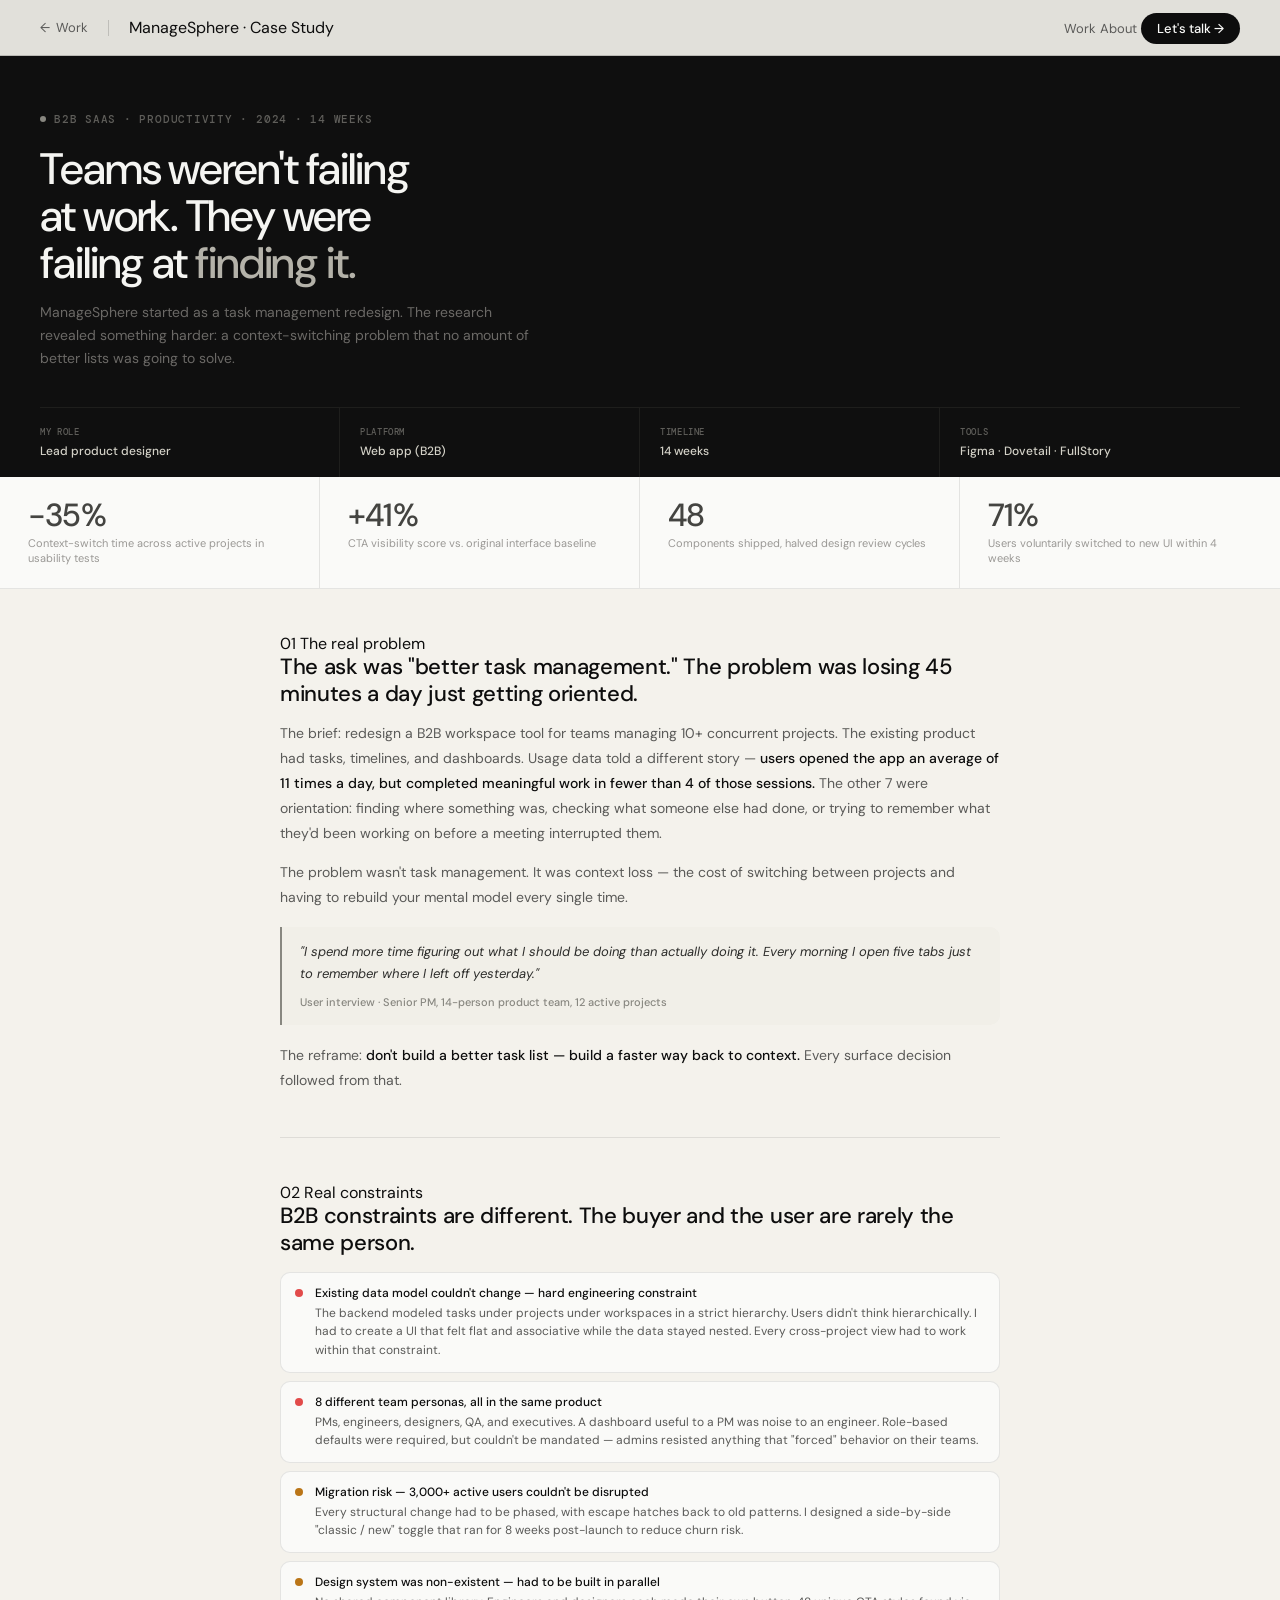
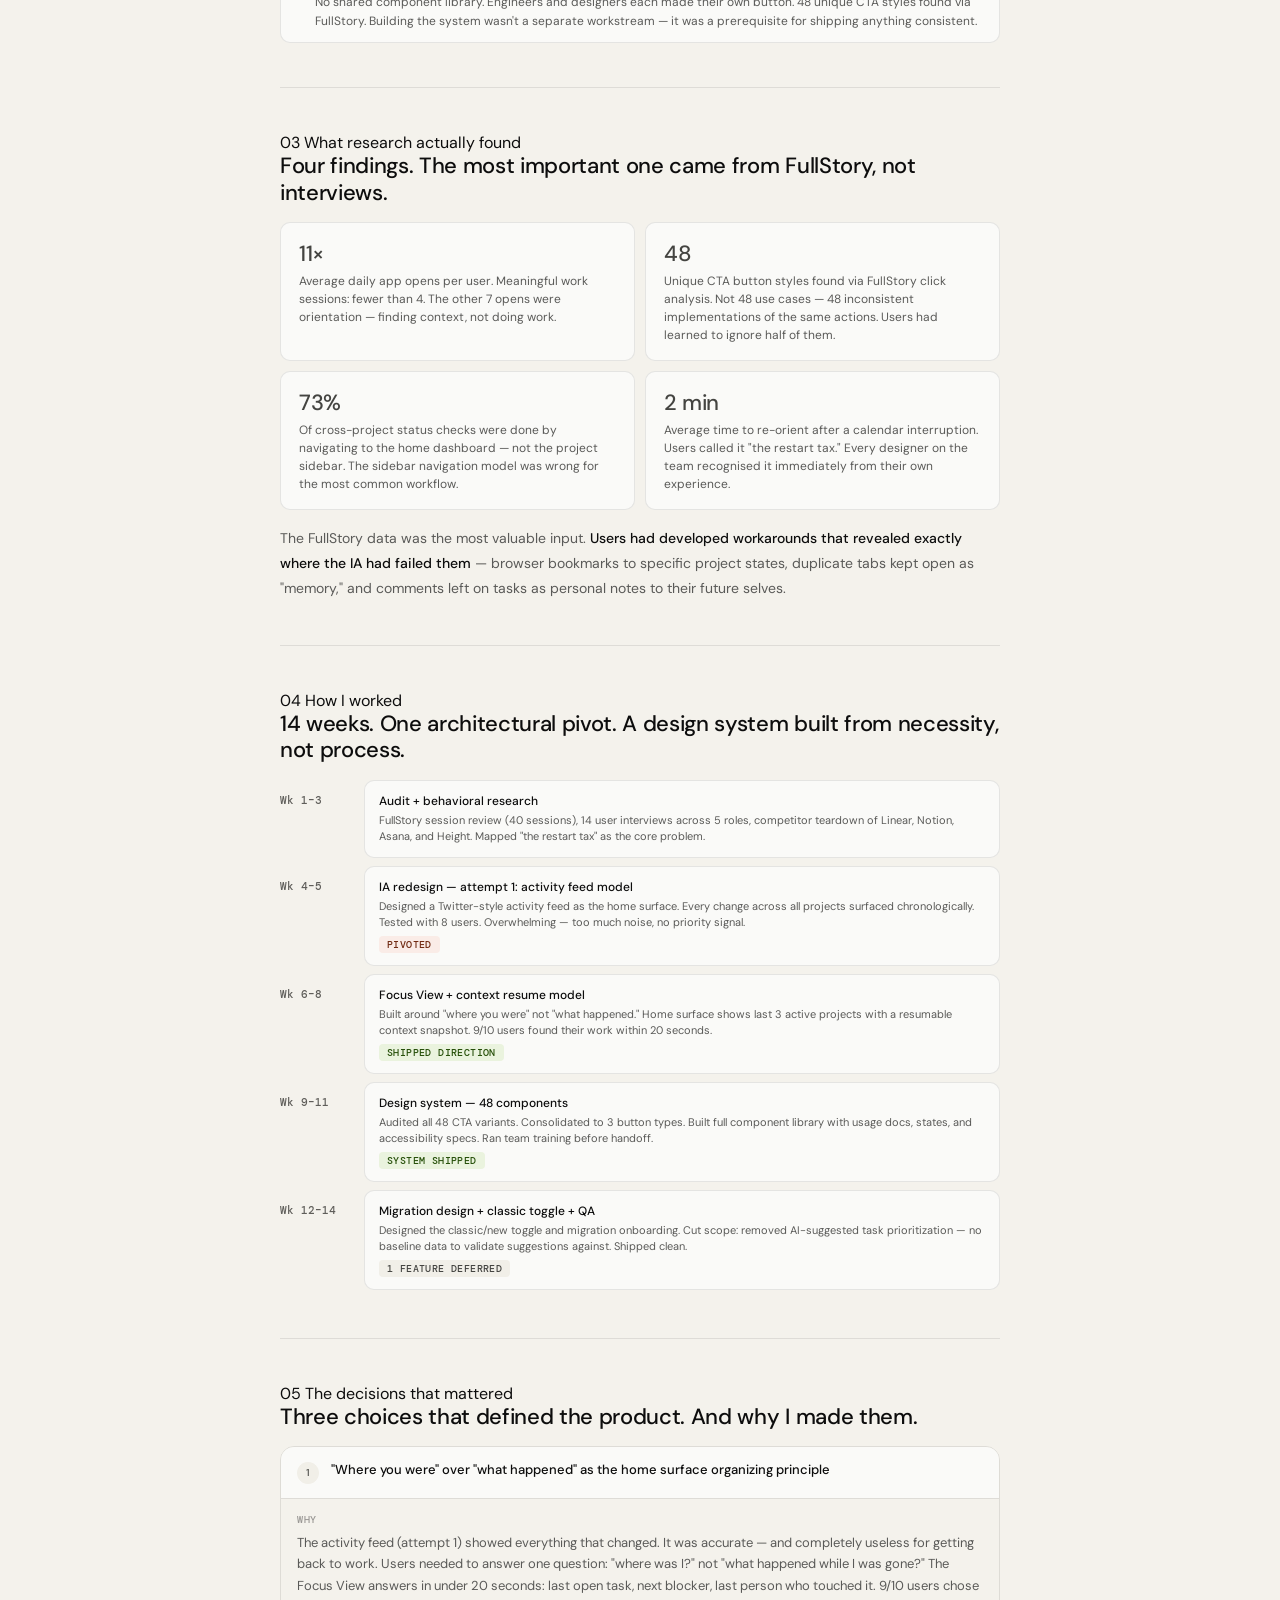
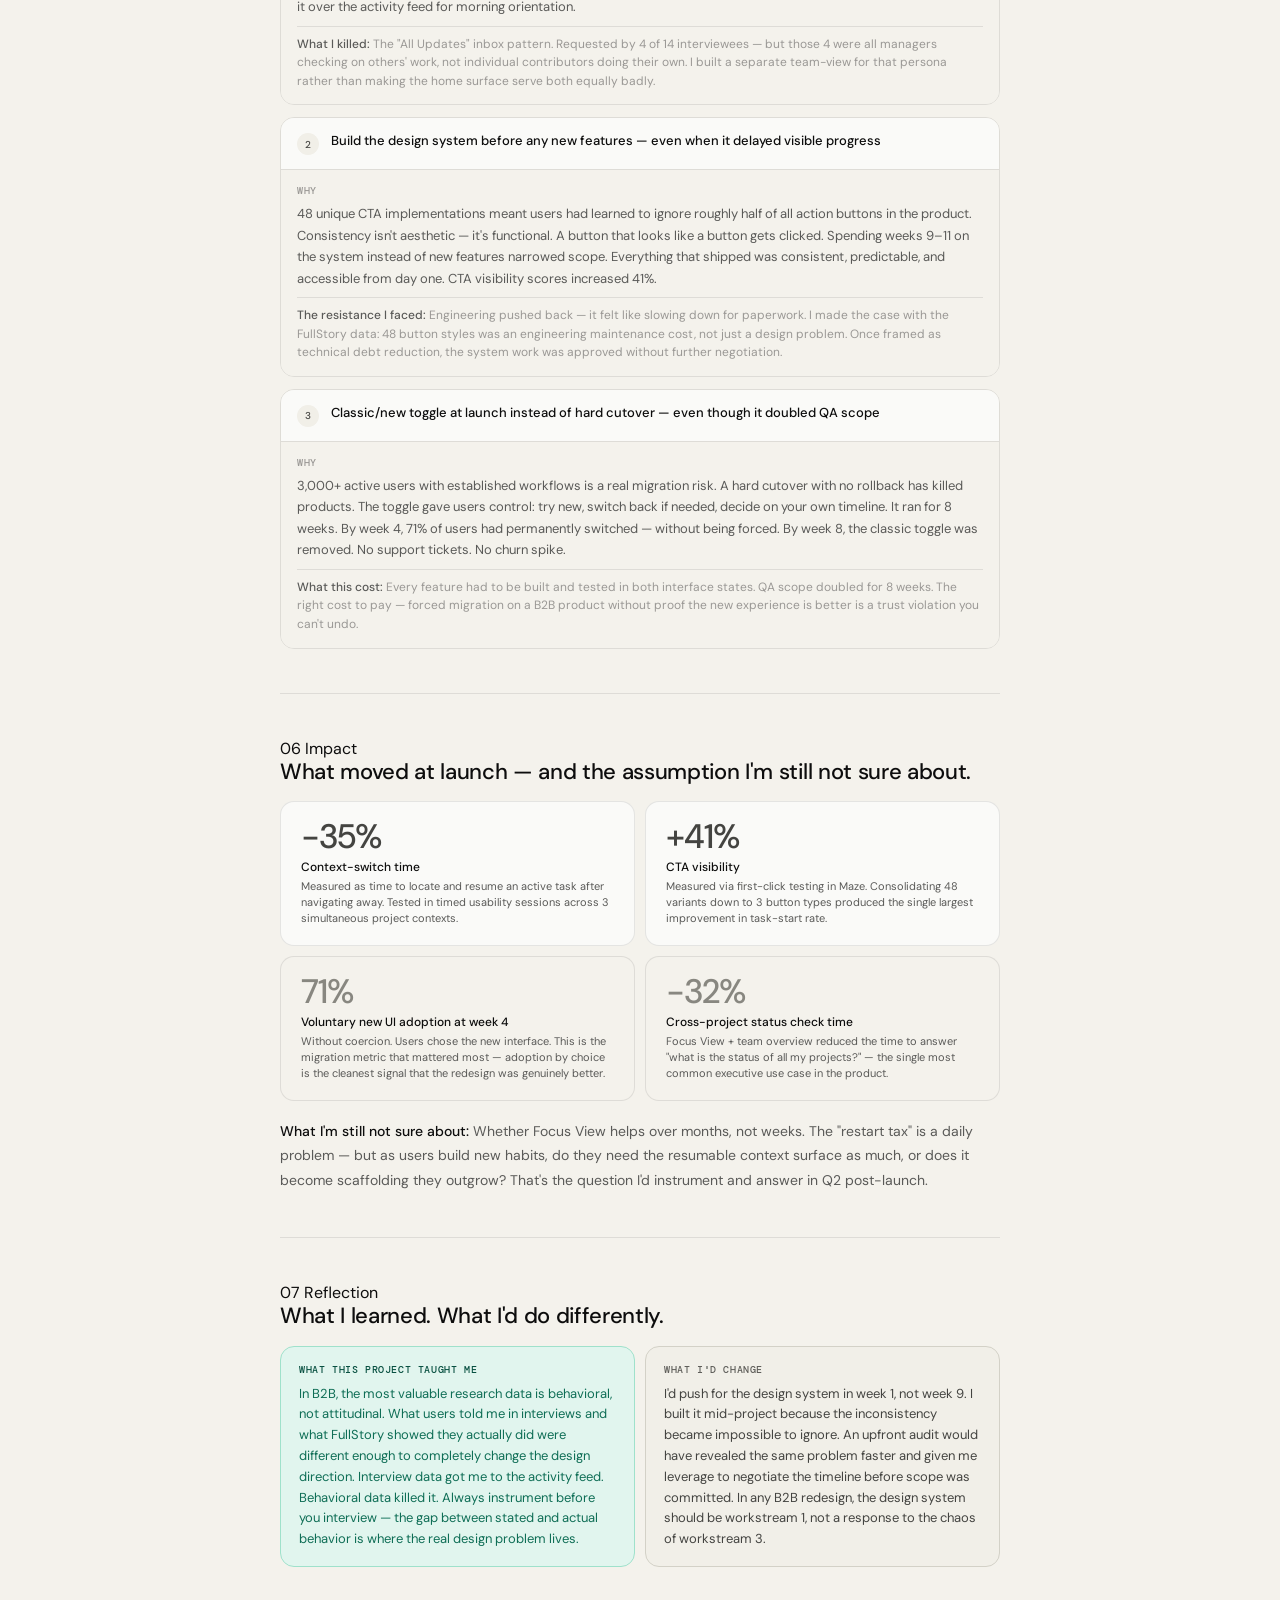
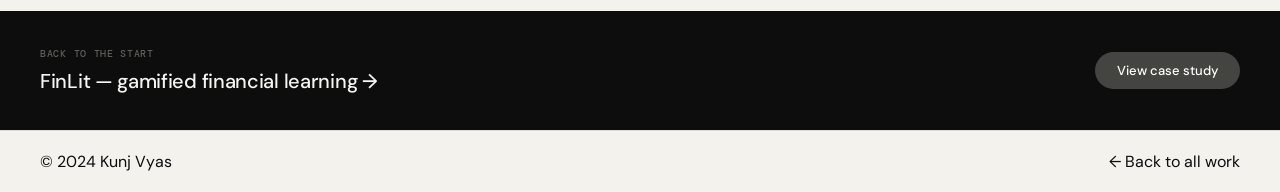
<file: work/managesphere.html>
<!DOCTYPE html>
<html lang="en">
<head>
  <meta charset="UTF-8" />
  <meta name="viewport" content="width=device-width, initial-scale=1.0" />
  <title>ManageSphere — Case Study · Kunj Vyas</title>
  <meta name="description" content="ManageSphere: How I redesigned a B2B workspace tool, reduced context-switch time 35%, and shipped a 48-component design system." />
  <link rel="preconnect" href="https://fonts.googleapis.com" />
  <link rel="preconnect" href="https://fonts.gstatic.com" crossorigin />
  <link href="https://fonts.googleapis.com/css2?family=DM+Sans:opsz,wght@9..40,300;9..40,400;9..40,500&family=DM+Mono:wght@400;500&display=swap" rel="stylesheet" />
  <link rel="stylesheet" href="case-study.css" />
  <style>
    /* ManageSphere accent: Stone */
    .cs-hero-bg          { background: #0F0F0F; }
    .cs-eyebrow-dot      { background: #888780; }
    .cs-h1 em            { color: #B4B2A9; }
    .cs-tl-week          { color: var(--c-stone-mid); }
    .cs-metric-num       { color: var(--c-stone-dark); }
    .cs-insight-num      { color: var(--c-stone-dark); }
    .cs-outcome-num--pri { color: var(--c-stone-dark); }
    .cs-outcome-num--sec { color: #888780; }
    .cs-decision-num     { background: var(--c-stone-tint); color: var(--c-stone-dark); }
    .cs-quote            { background: var(--c-stone-tint); border-color: #888780; }
    .cs-quote-text       { color: #2C2C2A; }
    .cs-quote-attr       { color: #888780; }
    .nav-progress-bar    { background: var(--c-stone-dark); }
    .cs-next-btn         { background: var(--c-stone-dark); }
  </style>
</head>
<body>

  <!-- NAV -->
  <nav class="nav" id="nav">
    <div class="nav-left">
      <a href="../index.html" class="nav-back">
        <span class="nav-back-arrow">←</span> Work
      </a>
      <div class="nav-sep"></div>
      <span class="nav-page-title">ManageSphere · Case Study</span>
    </div>
    <div class="nav-right">
      <a href="../index.html#work" class="nav-link">Work</a>
      <a href="../index.html#about" class="nav-link">About</a>
      <a href="mailto:kunjvyas26@gmail.com" class="nav-cta">Let's talk →</a>
    </div>
    <button class="nav-hamburger" id="hamburger" aria-label="Open menu">
      <span></span><span></span>
    </button>
    <div class="nav-progress-wrap">
      <div class="nav-progress-bar" id="progressBar"></div>
    </div>
  </nav>

  <!-- MOBILE MENU -->
  <div class="mobile-menu" id="mobileMenu">
    <a href="../index.html" class="mobile-link" data-close>← Back to work</a>
    <a href="../index.html#about" class="mobile-link" data-close>About</a>
    <a href="mailto:kunjvyas26@gmail.com" class="mobile-cta" data-close>Let's talk →</a>
  </div>

  <!-- HERO -->
  <div class="cs-hero cs-hero-bg">
    <div class="cs-hero-inner">
      <div class="cs-eyebrow">
        <span class="cs-eyebrow-dot"></span>
        <span class="cs-eyebrow-text">B2B SaaS · Productivity · 2024 · 14 weeks</span>
      </div>
      <h1 class="cs-h1">Teams weren't failing<br>at work. They were<br>failing at <em>finding it.</em></h1>
      <p class="cs-sub">ManageSphere started as a task management redesign. The research revealed something harder: a context-switching problem that no amount of better lists was going to solve.</p>
      <div class="cs-meta">
        <div class="cs-meta-cell">
          <div class="cs-meta-label">My role</div>
          <div class="cs-meta-val">Lead product designer</div>
        </div>
        <div class="cs-meta-cell">
          <div class="cs-meta-label">Platform</div>
          <div class="cs-meta-val">Web app (B2B)</div>
        </div>
        <div class="cs-meta-cell">
          <div class="cs-meta-label">Timeline</div>
          <div class="cs-meta-val">14 weeks</div>
        </div>
        <div class="cs-meta-cell">
          <div class="cs-meta-label">Tools</div>
          <div class="cs-meta-val">Figma · Dovetail · FullStory</div>
        </div>
      </div>
    </div>
  </div>

  <!-- METRICS BAR -->
  <div class="cs-metrics">
    <div class="cs-metric-cell">
      <div class="cs-metric-num">−35%</div>
      <div class="cs-metric-lbl">Context-switch time across active projects in usability tests</div>
    </div>
    <div class="cs-metric-cell">
      <div class="cs-metric-num">+41%</div>
      <div class="cs-metric-lbl">CTA visibility score vs. original interface baseline</div>
    </div>
    <div class="cs-metric-cell">
      <div class="cs-metric-num">48</div>
      <div class="cs-metric-lbl">Components shipped, halved design review cycles</div>
    </div>
    <div class="cs-metric-cell">
      <div class="cs-metric-num">71%</div>
      <div class="cs-metric-lbl">Users voluntarily switched to new UI within 4 weeks</div>
    </div>
  </div>

  <!-- BODY -->
  <div class="cs-body">

    <!-- 01 Problem -->
    <div class="cs-section reveal">
      <div class="cs-section-eyebrow">01 <span class="cs-section-eyebrow-line"></span> The real problem</div>
      <h2 class="cs-section-h2">The ask was "better task management." The problem was losing 45 minutes a day just getting oriented.</h2>
      <p class="cs-p">The brief: redesign a B2B workspace tool for teams managing 10+ concurrent projects. The existing product had tasks, timelines, and dashboards. Usage data told a different story — <strong>users opened the app an average of 11 times a day, but completed meaningful work in fewer than 4 of those sessions.</strong> The other 7 were orientation: finding where something was, checking what someone else had done, or trying to remember what they'd been working on before a meeting interrupted them.</p>
      <p class="cs-p">The problem wasn't task management. It was context loss — the cost of switching between projects and having to rebuild your mental model every single time.</p>
      <div class="cs-quote">
        <p class="cs-quote-text">"I spend more time figuring out what I should be doing than actually doing it. Every morning I open five tabs just to remember where I left off yesterday."</p>
        <cite class="cs-quote-attr">User interview · Senior PM, 14-person product team, 12 active projects</cite>
      </div>
      <p class="cs-p">The reframe: <strong>don't build a better task list — build a faster way back to context.</strong> Every surface decision followed from that.</p>
    </div>

    <!-- 02 Constraints -->
    <div class="cs-section reveal">
      <div class="cs-section-eyebrow">02 <span class="cs-section-eyebrow-line"></span> Real constraints</div>
      <h2 class="cs-section-h2">B2B constraints are different. The buyer and the user are rarely the same person.</h2>
      <div class="cs-constraint-list">
        <div class="cs-constraint-item">
          <div class="cs-c-dot cs-c-dot--hard"></div>
          <div>
            <div class="cs-c-label">Existing data model couldn't change — hard engineering constraint</div>
            <div class="cs-c-sub">The backend modeled tasks under projects under workspaces in a strict hierarchy. Users didn't think hierarchically. I had to create a UI that felt flat and associative while the data stayed nested. Every cross-project view had to work within that constraint.</div>
          </div>
        </div>
        <div class="cs-constraint-item">
          <div class="cs-c-dot cs-c-dot--hard"></div>
          <div>
            <div class="cs-c-label">8 different team personas, all in the same product</div>
            <div class="cs-c-sub">PMs, engineers, designers, QA, and executives. A dashboard useful to a PM was noise to an engineer. Role-based defaults were required, but couldn't be mandated — admins resisted anything that "forced" behavior on their teams.</div>
          </div>
        </div>
        <div class="cs-constraint-item">
          <div class="cs-c-dot cs-c-dot--soft"></div>
          <div>
            <div class="cs-c-label">Migration risk — 3,000+ active users couldn't be disrupted</div>
            <div class="cs-c-sub">Every structural change had to be phased, with escape hatches back to old patterns. I designed a side-by-side "classic / new" toggle that ran for 8 weeks post-launch to reduce churn risk.</div>
          </div>
        </div>
        <div class="cs-constraint-item">
          <div class="cs-c-dot cs-c-dot--soft"></div>
          <div>
            <div class="cs-c-label">Design system was non-existent — had to be built in parallel</div>
            <div class="cs-c-sub">No shared component library. Engineers and designers each made their own button. 48 unique CTA styles found via FullStory. Building the system wasn't a separate workstream — it was a prerequisite for shipping anything consistent.</div>
          </div>
        </div>
      </div>
    </div>

    <!-- 03 Research -->
    <div class="cs-section reveal">
      <div class="cs-section-eyebrow">03 <span class="cs-section-eyebrow-line"></span> What research actually found</div>
      <h2 class="cs-section-h2">Four findings. The most important one came from FullStory, not interviews.</h2>
      <div class="cs-insight-grid">
        <div class="cs-insight-card">
          <div class="cs-insight-num">11×</div>
          <div class="cs-insight-txt">Average daily app opens per user. Meaningful work sessions: fewer than 4. The other 7 opens were orientation — finding context, not doing work.</div>
        </div>
        <div class="cs-insight-card">
          <div class="cs-insight-num">48</div>
          <div class="cs-insight-txt">Unique CTA button styles found via FullStory click analysis. Not 48 use cases — 48 inconsistent implementations of the same actions. Users had learned to ignore half of them.</div>
        </div>
        <div class="cs-insight-card">
          <div class="cs-insight-num">73%</div>
          <div class="cs-insight-txt">Of cross-project status checks were done by navigating to the home dashboard — not the project sidebar. The sidebar navigation model was wrong for the most common workflow.</div>
        </div>
        <div class="cs-insight-card">
          <div class="cs-insight-num">2 min</div>
          <div class="cs-insight-txt">Average time to re-orient after a calendar interruption. Users called it "the restart tax." Every designer on the team recognised it immediately from their own experience.</div>
        </div>
      </div>
      <p class="cs-p" style="margin-top:16px">The FullStory data was the most valuable input. <strong>Users had developed workarounds that revealed exactly where the IA had failed them</strong> — browser bookmarks to specific project states, duplicate tabs kept open as "memory," and comments left on tasks as personal notes to their future selves.</p>
    </div>

    <!-- 04 Process -->
    <div class="cs-section reveal">
      <div class="cs-section-eyebrow">04 <span class="cs-section-eyebrow-line"></span> How I worked</div>
      <h2 class="cs-section-h2">14 weeks. One architectural pivot. A design system built from necessity, not process.</h2>
      <div class="cs-timeline">
        <div class="cs-tl-item">
          <div class="cs-tl-week">Wk 1–3</div>
          <div class="cs-tl-card">
            <div class="cs-tl-phase">Audit + behavioral research</div>
            <div class="cs-tl-note">FullStory session review (40 sessions), 14 user interviews across 5 roles, competitor teardown of Linear, Notion, Asana, and Height. Mapped "the restart tax" as the core problem.</div>
          </div>
        </div>
        <div class="cs-tl-item">
          <div class="cs-tl-week">Wk 4–5</div>
          <div class="cs-tl-card">
            <div class="cs-tl-phase">IA redesign — attempt 1: activity feed model</div>
            <div class="cs-tl-note">Designed a Twitter-style activity feed as the home surface. Every change across all projects surfaced chronologically. Tested with 8 users. Overwhelming — too much noise, no priority signal.</div>
            <span class="cs-tl-flag cs-tl-flag--pivot">Pivoted</span>
          </div>
        </div>
        <div class="cs-tl-item">
          <div class="cs-tl-week">Wk 6–8</div>
          <div class="cs-tl-card">
            <div class="cs-tl-phase">Focus View + context resume model</div>
            <div class="cs-tl-note">Built around "where you were" not "what happened." Home surface shows last 3 active projects with a resumable context snapshot. 9/10 users found their work within 20 seconds.</div>
            <span class="cs-tl-flag cs-tl-flag--shipped">Shipped direction</span>
          </div>
        </div>
        <div class="cs-tl-item">
          <div class="cs-tl-week">Wk 9–11</div>
          <div class="cs-tl-card">
            <div class="cs-tl-phase">Design system — 48 components</div>
            <div class="cs-tl-note">Audited all 48 CTA variants. Consolidated to 3 button types. Built full component library with usage docs, states, and accessibility specs. Ran team training before handoff.</div>
            <span class="cs-tl-flag cs-tl-flag--shipped">System shipped</span>
          </div>
        </div>
        <div class="cs-tl-item">
          <div class="cs-tl-week">Wk 12–14</div>
          <div class="cs-tl-card">
            <div class="cs-tl-phase">Migration design + classic toggle + QA</div>
            <div class="cs-tl-note">Designed the classic/new toggle and migration onboarding. Cut scope: removed AI-suggested task prioritization — no baseline data to validate suggestions against. Shipped clean.</div>
            <span class="cs-tl-flag cs-tl-flag--cut">1 feature deferred</span>
          </div>
        </div>
      </div>
    </div>

    <!-- 05 Decisions -->
    <div class="cs-section reveal">
      <div class="cs-section-eyebrow">05 <span class="cs-section-eyebrow-line"></span> The decisions that mattered</div>
      <h2 class="cs-section-h2">Three choices that defined the product. And why I made them.</h2>
      <div class="cs-decision-list">
        <div class="cs-decision">
          <div class="cs-decision-header">
            <div class="cs-decision-num">1</div>
            <div class="cs-decision-q">"Where you were" over "what happened" as the home surface organizing principle</div>
          </div>
          <div class="cs-decision-body">
            <div class="cs-decision-why-label">Why</div>
            <div class="cs-decision-why">The activity feed (attempt 1) showed everything that changed. It was accurate — and completely useless for getting back to work. Users needed to answer one question: "where was I?" not "what happened while I was gone?" The Focus View answers in under 20 seconds: last open task, next blocker, last person who touched it. 9/10 users chose it over the activity feed for morning orientation.</div>
            <div class="cs-decision-tradeoff"><strong>What I killed:</strong> The "All Updates" inbox pattern. Requested by 4 of 14 interviewees — but those 4 were all managers checking on others' work, not individual contributors doing their own. I built a separate team-view for that persona rather than making the home surface serve both equally badly.</div>
          </div>
        </div>
        <div class="cs-decision">
          <div class="cs-decision-header">
            <div class="cs-decision-num">2</div>
            <div class="cs-decision-q">Build the design system before any new features — even when it delayed visible progress</div>
          </div>
          <div class="cs-decision-body">
            <div class="cs-decision-why-label">Why</div>
            <div class="cs-decision-why">48 unique CTA implementations meant users had learned to ignore roughly half of all action buttons in the product. Consistency isn't aesthetic — it's functional. A button that looks like a button gets clicked. Spending weeks 9–11 on the system instead of new features narrowed scope. Everything that shipped was consistent, predictable, and accessible from day one. CTA visibility scores increased 41%.</div>
            <div class="cs-decision-tradeoff"><strong>The resistance I faced:</strong> Engineering pushed back — it felt like slowing down for paperwork. I made the case with the FullStory data: 48 button styles was an engineering maintenance cost, not just a design problem. Once framed as technical debt reduction, the system work was approved without further negotiation.</div>
          </div>
        </div>
        <div class="cs-decision">
          <div class="cs-decision-header">
            <div class="cs-decision-num">3</div>
            <div class="cs-decision-q">Classic/new toggle at launch instead of hard cutover — even though it doubled QA scope</div>
          </div>
          <div class="cs-decision-body">
            <div class="cs-decision-why-label">Why</div>
            <div class="cs-decision-why">3,000+ active users with established workflows is a real migration risk. A hard cutover with no rollback has killed products. The toggle gave users control: try new, switch back if needed, decide on your own timeline. It ran for 8 weeks. By week 4, 71% of users had permanently switched — without being forced. By week 8, the classic toggle was removed. No support tickets. No churn spike.</div>
            <div class="cs-decision-tradeoff"><strong>What this cost:</strong> Every feature had to be built and tested in both interface states. QA scope doubled for 8 weeks. The right cost to pay — forced migration on a B2B product without proof the new experience is better is a trust violation you can't undo.</div>
          </div>
        </div>
      </div>
    </div>

    <!-- 06 Impact -->
    <div class="cs-section reveal">
      <div class="cs-section-eyebrow">06 <span class="cs-section-eyebrow-line"></span> Impact</div>
      <h2 class="cs-section-h2">What moved at launch — and the assumption I'm still not sure about.</h2>
      <div class="cs-outcome-grid">
        <div class="cs-outcome-card cs-outcome-card--primary">
          <div class="cs-outcome-num cs-outcome-num--pri">−35%</div>
          <div class="cs-outcome-label">Context-switch time</div>
          <div class="cs-outcome-sub">Measured as time to locate and resume an active task after navigating away. Tested in timed usability sessions across 3 simultaneous project contexts.</div>
        </div>
        <div class="cs-outcome-card cs-outcome-card--primary">
          <div class="cs-outcome-num cs-outcome-num--pri">+41%</div>
          <div class="cs-outcome-label">CTA visibility</div>
          <div class="cs-outcome-sub">Measured via first-click testing in Maze. Consolidating 48 variants down to 3 button types produced the single largest improvement in task-start rate.</div>
        </div>
        <div class="cs-outcome-card cs-outcome-card--secondary">
          <div class="cs-outcome-num cs-outcome-num--sec">71%</div>
          <div class="cs-outcome-label">Voluntary new UI adoption at week 4</div>
          <div class="cs-outcome-sub">Without coercion. Users chose the new interface. This is the migration metric that mattered most — adoption by choice is the cleanest signal that the redesign was genuinely better.</div>
        </div>
        <div class="cs-outcome-card cs-outcome-card--secondary">
          <div class="cs-outcome-num cs-outcome-num--sec">−32%</div>
          <div class="cs-outcome-label">Cross-project status check time</div>
          <div class="cs-outcome-sub">Focus View + team overview reduced the time to answer "what is the status of all my projects?" — the single most common executive use case in the product.</div>
        </div>
      </div>
      <p class="cs-p" style="margin-top:18px"><strong>What I'm still not sure about:</strong> Whether Focus View helps over months, not weeks. The "restart tax" is a daily problem — but as users build new habits, do they need the resumable context surface as much, or does it become scaffolding they outgrow? That's the question I'd instrument and answer in Q2 post-launch.</p>
    </div>

    <!-- 07 Reflection -->
    <div class="cs-section reveal">
      <div class="cs-section-eyebrow">07 <span class="cs-section-eyebrow-line"></span> Reflection</div>
      <h2 class="cs-section-h2">What I learned. What I'd do differently.</h2>
      <div class="cs-reflection-grid">
        <div class="cs-reflection-card cs-reflection-card--learn">
          <div class="cs-reflection-label cs-reflection-label--teal">What this project taught me</div>
          <div class="cs-reflection-text cs-reflection-text--teal">In B2B, the most valuable research data is behavioral, not attitudinal. What users told me in interviews and what FullStory showed they actually did were different enough to completely change the design direction. Interview data got me to the activity feed. Behavioral data killed it. Always instrument before you interview — the gap between stated and actual behavior is where the real design problem lives.</div>
        </div>
        <div class="cs-reflection-card cs-reflection-card--next">
          <div class="cs-reflection-label cs-reflection-label--stone">What I'd change</div>
          <div class="cs-reflection-text cs-reflection-text--stone">I'd push for the design system in week 1, not week 9. I built it mid-project because the inconsistency became impossible to ignore. An upfront audit would have revealed the same problem faster and given me leverage to negotiate the timeline before scope was committed. In any B2B redesign, the design system should be workstream 1, not a response to the chaos of workstream 3.</div>
        </div>
      </div>
    </div>

  </div><!-- /cs-body -->

  <!-- NEXT PROJECT -->
  <div class="cs-next">
    <div>
      <div class="cs-next-label">Back to the start</div>
      <div class="cs-next-title">FinLit — gamified financial learning →</div>
    </div>
    <a href="finlit.html" class="cs-next-btn">View case study</a>
  </div>

  <!-- FOOTER -->
  <footer class="cs-footer">
    <span>© 2024 Kunj Vyas</span>
    <a href="../index.html">← Back to all work</a>
  </footer>

  <script src="case-study.js"></script>
</body>
</html>
</file>
<file: work/case-study.css>
/* ============================================================
   KUNJ VYAS — CASE STUDY SHARED STYLES
   Used by: finlit.html, banksphere.html, managesphere.html
   ============================================================ */

*, *::before, *::after { box-sizing: border-box; margin: 0; padding: 0; }

:root {
  --c-obsidian:      #0D0D0D;
  --c-parchment:     #F4F2EC;
  --c-chalk:         #FAFAF8;
  --c-border:        rgba(0,0,0,0.09);
  --c-border-md:     rgba(0,0,0,0.15);
  --c-text-1:        #0D0D0D;
  --c-text-2:        #5a5a58;
  --c-text-3:        #9a9895;
  --c-indigo:        #534AB7;
  --c-indigo-tint:   #EEEDFE;
  --c-indigo-bdr:    #CECBF6;
  --c-indigo-dark:   #3C3489;
  --c-indigo-deep:   #26215C;
  --c-teal:          #1D9E75;
  --c-teal-tint:     #E1F5EE;
  --c-teal-bdr:      #9FE1CB;
  --c-teal-mid:      #0F6E56;
  --c-teal-dark:     #085041;
  --c-stone-tint:    #F1EFE8;
  --c-stone-bdr:     #D3D1C7;
  --c-stone-mid:     #5F5E5A;
  --c-stone-dark:    #444441;
  --c-red-tint:      #FCEBEB;
  --c-red:           #E24B4A;
  --c-amber-tint:    #FAEEDA;
  --c-amber:         #BA7517;
  --font-sans:       'DM Sans', system-ui, sans-serif;
  --font-mono:       'DM Mono', 'Courier New', monospace;
  --r-sm:  6px;
  --r-md:  10px;
  --r-lg:  14px;
  --r-pill:100px;
  --t-fast:200ms ease;
  --t-base:250ms ease;
  --t-reveal:500ms cubic-bezier(0.16,1,0.3,1);
}

html { scroll-behavior: smooth; -webkit-font-smoothing: antialiased; }

body {
  font-family: var(--font-sans);
  background: var(--c-parchment);
  color: var(--c-text-1);
  overflow-x: hidden;
}

a { text-decoration: none; color: inherit; }
img { display: block; max-width: 100%; }

/* ── SCROLL REVEAL ── */
.reveal {
  opacity: 0;
  transform: translateY(14px);
  transition: opacity var(--t-reveal), transform var(--t-reveal);
}
.reveal.is-visible { opacity: 1; transform: translateY(0); }

/* ── NAV ── */
.nav {
  position: fixed;
  top: 0; left: 0; right: 0;
  z-index: 100;
  height: 56px;
  display: flex;
  align-items: center;
  justify-content: space-between;
  padding: 0 40px;
  background: rgba(244,242,236,0.92);
  backdrop-filter: blur(12px);
  -webkit-backdrop-filter: blur(12px);
  border-bottom: 0.5px solid var(--c-border);
  transition: transform 350ms ease;
}
.nav.hidden { transform: translateY(-100%); }

.nav-left { display: flex; align-items: center; gap: 20px; }
.nav-back {
  display: flex;
  align-items: center;
  gap: 6px;
  font-size: 13px;
  color: var(--c-text-2);
  transition: color var(--t-fast);
}
.nav-back:hover { color: var(--c-text-1); }
.nav-back svg { width: 14px; height: 14px; flex-shrink: 0; }
.nav-sep { width: 0.5px; height: 16px; background: var(--c-border-md); }
.nav-title { font-size: 13px; color: var(--c-text-3); }

.nav-progress-wrap {
  position: absolute;
  bottom: -1px; left: 0;
  height: 1px;
  width: 100%;
  background: var(--c-border);
}
.nav-progress-bar {
  height: 100%;
  background: var(--c-indigo);
  width: 0%;
  transition: width 100ms linear;
}

.nav-links { display: flex; align-items: center; gap: 24px; }
.nav-link { font-size: 13px; color: var(--c-text-2); transition: color var(--t-fast); }
.nav-link:hover { color: var(--c-text-1); }
.nav-cta {
  font-size: 13px; font-weight: 500;
  color: var(--c-chalk); background: var(--c-obsidian);
  padding: 7px 16px; border-radius: var(--r-pill);
  transition: background var(--t-fast);
}
.nav-cta:hover { background: #222; }

/* Hamburger */
.nav-hamburger {
  display: none;
  flex-direction: column;
  justify-content: center;
  gap: 5px;
  width: 36px; height: 36px;
  background: none; border: none;
  cursor: pointer; padding: 6px;
}
.nav-hamburger span {
  display: block; height: 1px;
  background: var(--c-text-1);
  border-radius: 2px;
  transition: transform var(--t-base), opacity var(--t-fast);
}
.nav-hamburger.open span:nth-child(1) { transform: translateY(6px) rotate(45deg); }
.nav-hamburger.open span:nth-child(2) { transform: translateY(-6px) rotate(-45deg); }

.mobile-menu {
  position: fixed;
  top: 56px; left: 0; right: 0;
  z-index: 99;
  background: var(--c-chalk);
  border-bottom: 0.5px solid var(--c-border);
  display: flex; flex-direction: column;
  padding: 20px 24px; gap: 16px;
  transform: translateY(-110%); opacity: 0;
  transition: transform 300ms cubic-bezier(0.16,1,0.3,1), opacity 200ms ease;
  pointer-events: none;
}
.mobile-menu.open { transform: translateY(0); opacity: 1; pointer-events: all; }
.mobile-link { font-size: 16px; color: var(--c-text-2); padding: 8px 0; border-bottom: 0.5px solid var(--c-border); }
.mobile-cta {
  font-size: 15px; font-weight: 500;
  color: var(--c-chalk); background: var(--c-obsidian);
  padding: 12px 20px; border-radius: var(--r-pill); text-align: center; margin-top: 4px;
}

/* ── CASE STUDY HERO ── */
.cs-hero {
  padding-top: 56px;
}
.cs-hero-inner {
  padding: 56px 40px 0;
}

/* accent color variants — overridden per page */
.cs-hero--purple { background: #0F0F0F; }
.cs-hero--teal   { background: #0A1410; }
.cs-hero--stone  { background: #0F0F0F; }

.cs-eyebrow {
  display: flex; align-items: center; gap: 8px;
  margin-bottom: 20px;
}
.cs-eyebrow-dot { width: 6px; height: 6px; border-radius: 50%; flex-shrink: 0; }
.cs-eyebrow-text {
  font-family: var(--font-mono);
  font-size: 11px; font-weight: 500;
  letter-spacing: 0.07em; text-transform: uppercase;
  color: #5F5E5A;
}

.cs-h1 {
  font-size: clamp(28px, 4vw, 44px);
  font-weight: 500;
  color: #F5F5F2;
  line-height: 1.07;
  letter-spacing: -0.025em;
  max-width: 620px;
  margin-bottom: 14px;
}
.cs-h1 em { font-style: normal; }

.cs-sub {
  font-size: 14px; color: #6B6966;
  line-height: 1.65; max-width: 500px;
  margin-bottom: 36px;
}

.cs-meta {
  display: grid;
  grid-template-columns: repeat(4, 1fr);
  border-top: 0.5px solid #1E1E1C;
}
.cs-meta-cell {
  padding: 18px 0;
  border-right: 0.5px solid #1E1E1C;
  padding-right: 20px;
}
.cs-meta-cell:not(:first-child) { padding-left: 20px; }
.cs-meta-cell:last-child { border-right: none; }
.cs-meta-label {
  font-family: var(--font-mono);
  font-size: 9px; font-weight: 500;
  letter-spacing: 0.07em; text-transform: uppercase;
  color: #5F5E5A; margin-bottom: 5px;
}
.cs-meta-val { font-size: 12px; color: #D3D1C7; font-weight: 500; }

/* ── METRICS BAR ── */
.cs-metrics {
  display: grid;
  grid-template-columns: repeat(4, 1fr);
  border-bottom: 0.5px solid var(--c-border);
  background: var(--c-chalk);
}
.cs-metric-cell {
  padding: 22px 28px;
  border-right: 0.5px solid var(--c-border);
}
.cs-metric-cell:last-child { border-right: none; }
.cs-metric-num {
  font-size: clamp(22px, 2.8vw, 32px);
  font-weight: 500;
  letter-spacing: -0.025em; line-height: 1;
  margin-bottom: 5px;
}
.cs-metric-lbl {
  font-size: 11px; color: var(--c-text-3);
  line-height: 1.4;
}

/* ── BODY ── */
.cs-body {
  max-width: 800px;
  margin: 0 auto;
  padding: 0 40px;
}

.cs-section {
  padding: 44px 0;
  border-bottom: 0.5px solid var(--c-border);
}
.cs-section:last-child { border-bottom: none; }

.cs-eyebrow-section {
  font-family: var(--font-mono);
  font-size: 10px; font-weight: 500;
  letter-spacing: 0.08em; text-transform: uppercase;
  color: var(--c-text-3);
  margin-bottom: 14px;
  display: flex; align-items: center; gap: 8px;
}
.cs-eyebrow-section-line {
  flex: 1; height: 0.5px;
  background: var(--c-border);
}

.cs-section-h2 {
  font-size: clamp(18px, 2.2vw, 22px);
  font-weight: 500;
  color: var(--c-text-1);
  letter-spacing: -0.015em; line-height: 1.2;
  margin-bottom: 14px;
}
.cs-p {
  font-size: 14px; color: var(--c-text-2);
  line-height: 1.78; margin-bottom: 14px;
}
.cs-p:last-child { margin-bottom: 0; }
.cs-p strong { color: var(--c-text-1); font-weight: 500; }

/* Callout quote */
.cs-quote {
  margin: 18px 0;
  padding: 14px 18px;
  border-left: 2px solid;
  border-radius: 0 var(--r-md) var(--r-md) 0;
}
.cs-quote p {
  font-size: 13px; line-height: 1.65;
  font-style: italic; margin-bottom: 6px;
}
.cs-quote cite {
  font-size: 11px; font-weight: 500;
  font-style: normal;
}

/* Two-col insight grid */
.cs-insight-grid {
  display: grid;
  grid-template-columns: 1fr 1fr;
  gap: 10px; margin-top: 16px;
}
.cs-insight-card {
  background: var(--c-chalk);
  border: 0.5px solid var(--c-border);
  border-radius: var(--r-md);
  padding: 16px 18px;
}
.cs-insight-num {
  font-size: 22px; font-weight: 500;
  letter-spacing: -0.02em; margin-bottom: 4px;
}
.cs-insight-txt {
  font-size: 12px; color: var(--c-text-2);
  line-height: 1.5;
}

/* Constraint list */
.cs-constraint-list {
  display: flex; flex-direction: column;
  gap: 8px; margin-top: 16px;
}
.cs-constraint-item {
  display: flex; gap: 12px; align-items: flex-start;
  padding: 12px 14px;
  background: var(--c-chalk);
  border: 0.5px solid var(--c-border);
  border-radius: var(--r-md);
}
.cs-c-dot {
  width: 8px; height: 8px; border-radius: 50%;
  flex-shrink: 0; margin-top: 4px;
}
.cs-c-dot--hard { background: var(--c-red); }
.cs-c-dot--soft { background: var(--c-amber); }
.cs-c-label { font-size: 12px; font-weight: 500; color: var(--c-text-1); margin-bottom: 3px; }
.cs-c-sub   { font-size: 12px; color: var(--c-text-2); line-height: 1.55; }

/* Timeline */
.cs-timeline {
  display: flex; flex-direction: column;
  gap: 4px; margin-top: 16px;
}
.cs-tl-item {
  display: grid;
  grid-template-columns: 70px 1fr;
  gap: 14px;
}
.cs-tl-week {
  font-family: var(--font-mono);
  font-size: 11px; font-weight: 500;
  padding-top: 13px;
}
.cs-tl-card {
  padding: 12px 14px;
  background: var(--c-chalk);
  border: 0.5px solid var(--c-border);
  border-radius: var(--r-md);
  margin-bottom: 4px;
}
.cs-tl-phase {
  font-size: 12px; font-weight: 500;
  color: var(--c-text-1); margin-bottom: 3px;
}
.cs-tl-note {
  font-size: 11px; color: var(--c-text-2); line-height: 1.5;
}
.cs-tl-flag {
  font-family: var(--font-mono);
  font-size: 10px; font-weight: 500;
  letter-spacing: 0.04em; text-transform: uppercase;
  padding: 2px 8px; border-radius: 4px;
  display: inline-block; margin-top: 5px;
}
.cs-tl-flag--pivot   { background: #FAECE7; color: #712B13; }
.cs-tl-flag--shipped { background: #EAF3DE; color: #27500A; }
.cs-tl-flag--cut     { background: var(--c-stone-tint); color: var(--c-stone-dark); }

/* Decisions */
.cs-decision-list {
  display: flex; flex-direction: column;
  gap: 12px; margin-top: 16px;
}
.cs-decision {
  border: 0.5px solid var(--c-border);
  border-radius: var(--r-lg);
  overflow: hidden;
}
.cs-decision-header {
  display: flex; gap: 12px; align-items: flex-start;
  padding: 14px 16px;
  background: var(--c-chalk);
}
.cs-decision-num {
  font-size: 10px; font-weight: 500;
  width: 22px; height: 22px;
  border-radius: 50%;
  display: flex; align-items: center; justify-content: center;
  flex-shrink: 0; margin-top: 1px;
}
.cs-decision-q {
  font-size: 13px; font-weight: 500;
  color: var(--c-text-1); line-height: 1.4;
}
.cs-decision-body {
  padding: 14px 16px;
  border-top: 0.5px solid var(--c-border);
  background: var(--c-parchment);
}
.cs-decision-why-label {
  font-family: var(--font-mono);
  font-size: 10px; font-weight: 500;
  letter-spacing: 0.05em; text-transform: uppercase;
  color: var(--c-text-3); margin-bottom: 6px;
}
.cs-decision-why {
  font-size: 13px; color: var(--c-text-2); line-height: 1.65;
}
.cs-decision-tradeoff {
  font-size: 12px; color: var(--c-text-3);
  margin-top: 8px; padding-top: 8px;
  border-top: 0.5px solid var(--c-border);
  line-height: 1.55;
}
.cs-decision-tradeoff strong { color: var(--c-text-2); font-weight: 500; }

/* Outcome grid */
.cs-outcome-grid {
  display: grid;
  grid-template-columns: 1fr 1fr;
  gap: 10px; margin-top: 16px;
}
.cs-outcome-card {
  border-radius: var(--r-lg);
  padding: 18px 20px;
  border: 0.5px solid var(--c-border);
}
.cs-outcome-card--primary { background: var(--c-chalk); }
.cs-outcome-card--secondary { background: var(--c-parchment); }
.cs-outcome-num {
  font-size: clamp(26px, 3.5vw, 34px);
  font-weight: 500;
  letter-spacing: -0.025em; line-height: 1;
  margin-bottom: 5px;
}
.cs-outcome-label {
  font-size: 12px; font-weight: 500;
  color: var(--c-text-1); margin-bottom: 4px;
}
.cs-outcome-sub {
  font-size: 11px; color: var(--c-text-2); line-height: 1.45;
}

/* Reflection */
.cs-reflection-grid {
  display: grid;
  grid-template-columns: 1fr 1fr;
  gap: 10px; margin-top: 16px;
}
.cs-reflection-card { padding: 16px 18px; border-radius: var(--r-lg); }
.cs-reflection-card--learn {
  background: var(--c-teal-tint);
  border: 0.5px solid var(--c-teal-bdr);
}
.cs-reflection-card--next {
  background: var(--c-stone-tint);
  border: 0.5px solid var(--c-stone-bdr);
}
.cs-reflection-label {
  font-family: var(--font-mono);
  font-size: 10px; font-weight: 500;
  letter-spacing: 0.06em; text-transform: uppercase;
  margin-bottom: 8px;
}
.cs-reflection-label--teal  { color: var(--c-teal-dark); }
.cs-reflection-label--stone { color: var(--c-stone-mid); }
.cs-reflection-text { font-size: 13px; line-height: 1.6; }
.cs-reflection-text--teal  { color: var(--c-teal-mid); }
.cs-reflection-text--stone { color: var(--c-stone-dark); }

/* ── NEXT PROJECT STRIP ── */
.cs-next {
  background: var(--c-obsidian);
  padding: 36px 40px;
  display: flex;
  justify-content: space-between;
  align-items: center;
  gap: 24px;
}
.cs-next-label {
  font-family: var(--font-mono);
  font-size: 10px; font-weight: 500;
  letter-spacing: 0.07em; text-transform: uppercase;
  color: #5F5E5A; margin-bottom: 8px;
}
.cs-next-title {
  font-size: clamp(16px, 2vw, 20px);
  font-weight: 500; color: #F5F5F2;
  letter-spacing: -0.015em;
}
.cs-next-btn {
  display: inline-block;
  font-size: 13px; font-weight: 500;
  color: #fff;
  padding: 10px 22px;
  border-radius: var(--r-pill);
  border: none; cursor: pointer;
  transition: opacity var(--t-fast);
  white-space: nowrap;
}
.cs-next-btn:hover { opacity: 0.88; }

/* ── FOOTER ── */
.cs-footer {
  border-top: 0.5px solid var(--c-border);
  padding: 20px 40px;
  display: flex;
  justify-content: space-between;
  align-items: center;
  background: var(--c-parchment);
}
.cs-footer-copy { font-size: 12px; color: var(--c-text-3); }
.cs-footer-link { font-size: 12px; color: var(--c-text-3); transition: color var(--t-fast); }
.cs-footer-link:hover { color: var(--c-text-1); }

/* ── RESPONSIVE ── */
@media (max-width: 860px) {
  .nav { padding: 0 24px; }
  .nav-links { display: none; }
  .nav-hamburger { display: flex; }
  .cs-hero-inner { padding: 48px 24px 0; }
  .cs-body { padding: 0 24px; }
  .cs-next { padding: 28px 24px; }
  .cs-footer { padding: 16px 24px; }
  .cs-metrics { grid-template-columns: 1fr 1fr; }
  .cs-metric-cell:nth-child(2) { border-right: none; }
  .cs-metric-cell:nth-child(3) { border-right: 0.5px solid var(--c-border); }
  .cs-metric-cell:nth-child(3),
  .cs-metric-cell:nth-child(4) { border-top: 0.5px solid var(--c-border); }
  .cs-meta { grid-template-columns: 1fr 1fr; }
  .cs-meta-cell:nth-child(2) { border-right: none; }
  .cs-meta-cell:nth-child(3) { border-right: 0.5px solid #1E1E1C; border-top: 0.5px solid #1E1E1C; padding-left: 0; }
  .cs-meta-cell:nth-child(4) { border-top: 0.5px solid #1E1E1C; }
  .cs-insight-grid { grid-template-columns: 1fr; }
  .cs-outcome-grid { grid-template-columns: 1fr; }
  .cs-reflection-grid { grid-template-columns: 1fr; }
}

@media (max-width: 560px) {
  .cs-h1 { font-size: 26px; }
  .cs-tl-item { grid-template-columns: 54px 1fr; }
  .cs-next { flex-direction: column; align-items: flex-start; gap: 16px; }
  .cs-next-btn { width: 100%; text-align: center; }
  .cs-footer { flex-direction: column; gap: 6px; text-align: center; }
}

@media (prefers-reduced-motion: reduce) {
  .reveal { opacity: 1 !important; transform: none !important; transition: none !important; }
  html { scroll-behavior: auto; }
}
</file>
